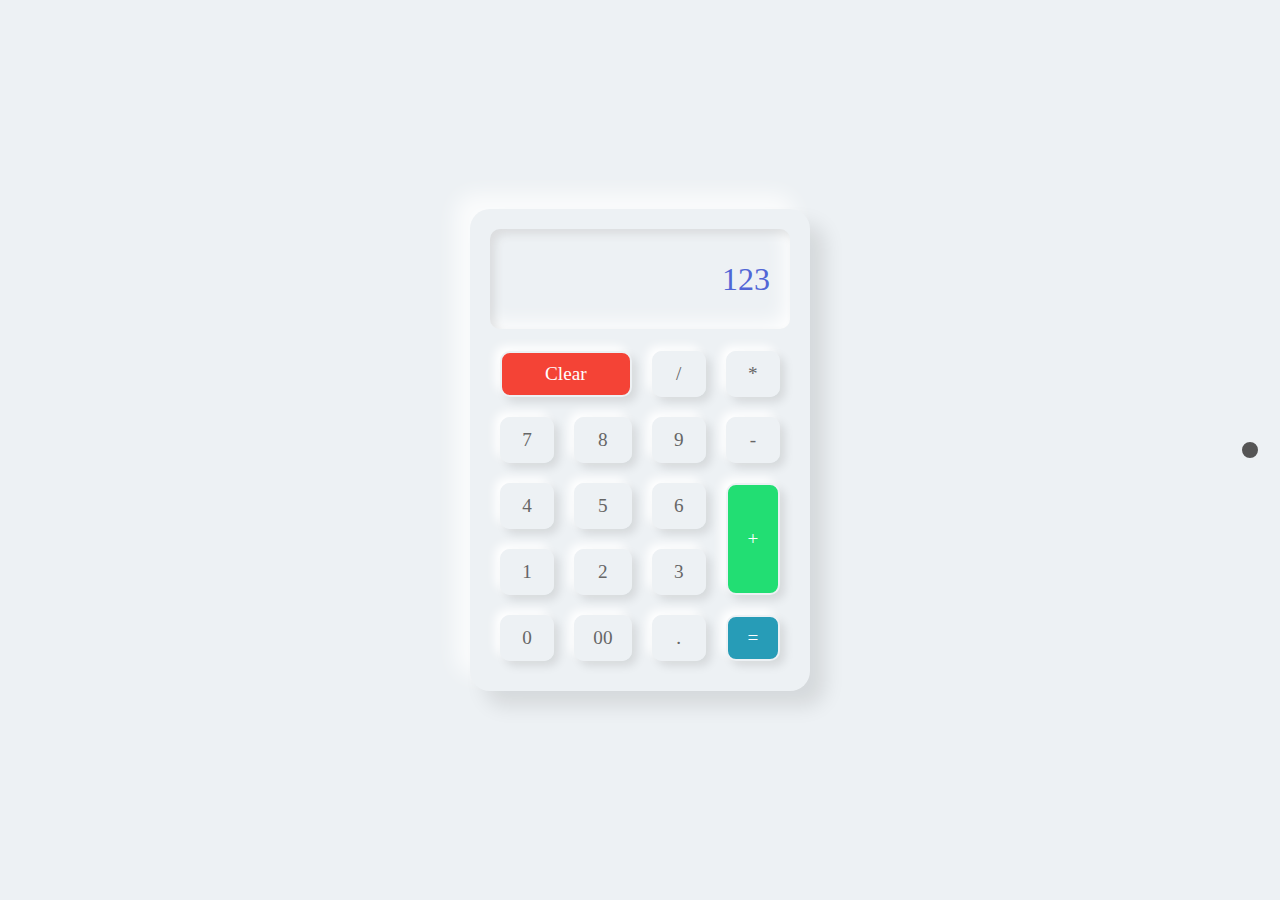
<file: TASK - 1/index1.html>
<!DOCTYPE html>
<html lang="en">
<head>
    <meta charset="UTF-8">
    <meta http-equiv="X-UA-Compatible" content="IE=edge">
    <meta name="viewport" content="width=device-width, initial-scale=1.0">
    <link rel="stylesheet" href="index.css">
    <title>Document</title>
</head>
<body>
    <div class="toggleBtn"></div>
    <div class="calculator">
        <div class="buttons">
            <h2 id="value">123</h2>
            <span id="clear">Clear</span>
            <span>/</span>
            <span>*</span>
            <span>7</span>
            <span>8</span>
            <span>9</span>
            <span>-</span>
            <span>4</span>
            <span>5</span>
            <span>6</span>
            <span id="plus">+</span>
            <span>1</span>
            <span>2</span>
            <span>3</span>
            <span>0</span>
            <span>00</span>
            <span>.</span>
            <span id="equal">=</span>
        </div>
    </div>

    <script>
        let buttons = document.querySelector('.buttons');
        let btn = document.querySelectorAll('span');
        let value = document.getElementById('value');
        let toggleBtn = document.querySelector('.toggleBtn');
        let body = document.querySelector('body');

        for(let i=0; i<btn.length; i++)
        {
            btn[i].addEventListener("click", function(){

                if(this.innerHTML == "=")
                {
                    value.innerHTML = eval(value.innerHTML);
                }
                else
                {
                    if(this.innerHTML == "Clear")
                    {
                        value.innerHTML = "";
                    }
                    else{
                        value.innerHTML += this.innerHTML;
                    }
                }
            })
        }

        toggleBtn.onclick = function()
        {
            body.classList.toggle('dark');
        }
    </script>
</body>
</html>
</file>
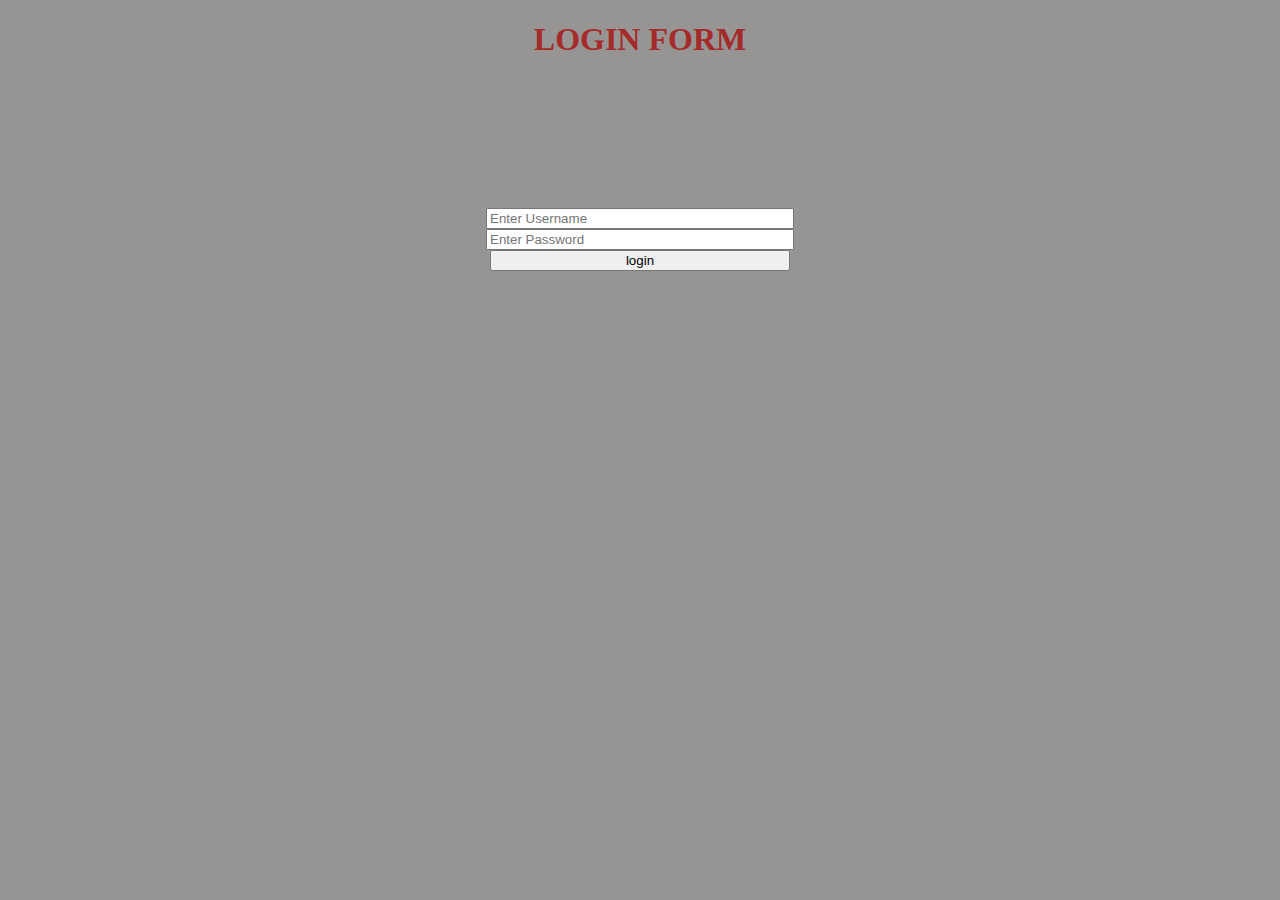
<file: tasks/idx.html>
<!DOCTYPE html>
<html lang="en">
<head>
    <meta charset="UTF-8">
    <meta name="viewport" content="width=device-width, initial-scale=1.0">
    <link href="https://cdn.jsdelivr.net/npm/bootstrap@5.3.2/dist/css/bootstrap.min.css" rel="stylesheet" integrity="sha384-T3c6CoIi6uLrA9TneNEoa7RxnatzjcDSCmG1MXxSR1GAsXEV/Dwwykc2MPK8M2HN" crossorigin="anonymous">
    <title>LOGIN FORM</title>

    <style>
        body
        {
            background-color: rgba(44, 38, 38, 0.496);
        }
        h1{
            text-align: center;
            color: brown;
        }
        .container
        {
            margin-top: 150px;
        }
        input
        {
            max-width: 300px;
            min-width: 300px;
        }
    </style>
</head>
<body>
    <h1>LOGIN FORM</h1>
    <div class="container">
        <div class="row justify-content-center">
            <div class="col-md-6 col-md-offset-3" align="center">
                <form action="login.php" method="POST">
                    <input type="text" name="username" class="form-control" placeholder="Enter Username"><br>
                    <input type="password" name="password" class="form-control" placeholder="Enter Password"><br>
                    <input type="submit" value="login" class="btn btn-success">
                </form>
            </div>
        </div>
    </div>
</body><!--5:55-->
</html>
</file>
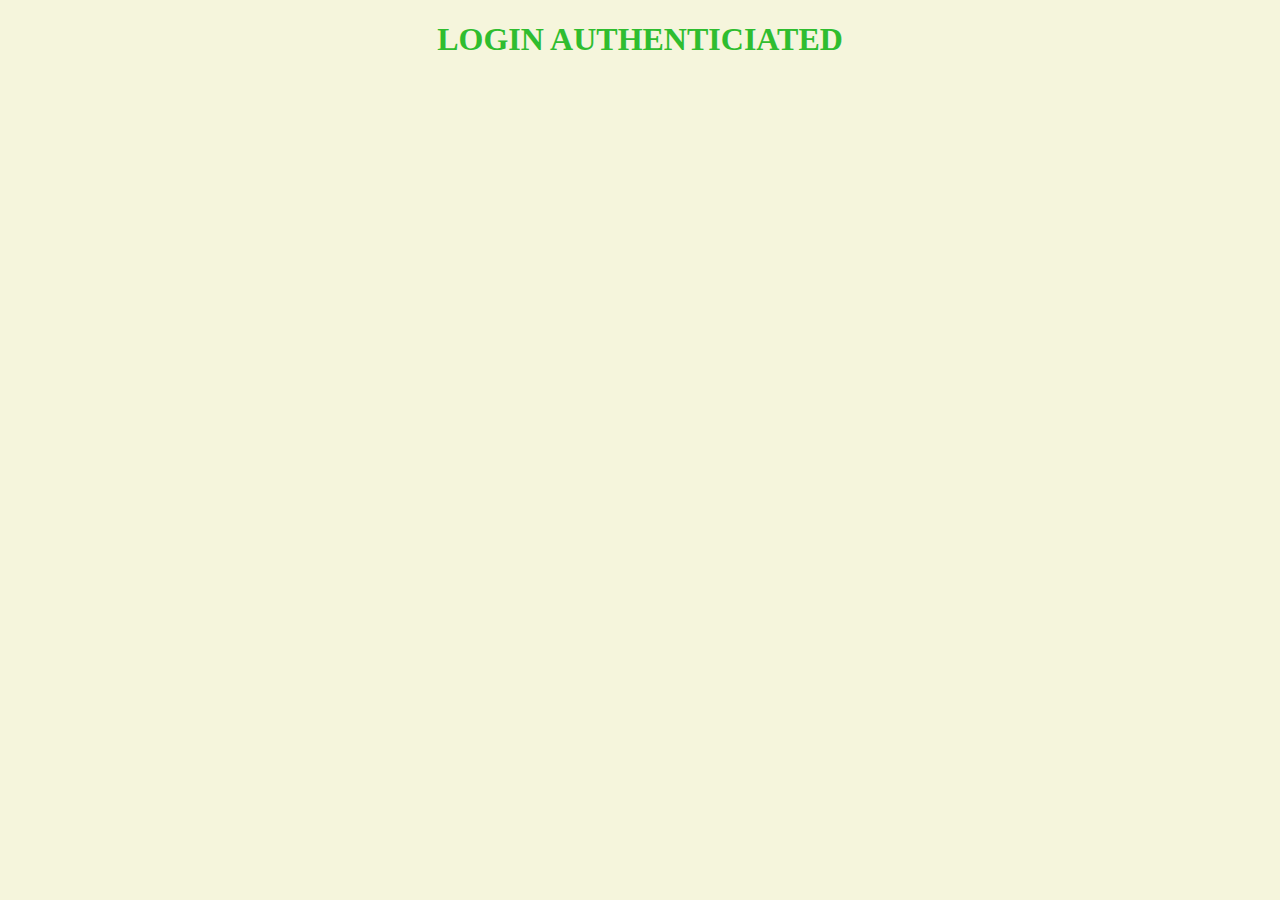
<file: tasks/success.html>
<!DOCTYPE html>
<html lang="en">
<head>
    <meta charset="UTF-8">
    <meta name="viewport" content="width=device-width, initial-scale=1.0">
    <title>SUCCESS</title>
    <style>
        body{
            background-color: beige;
        }
        h1{
            text-align: center;
            color: rgb(47, 189, 47);
        }
    </style>
</head>
<body>
    <h1>LOGIN AUTHENTICIATED</h1>
</body>
</html>
</file>
<file: TASK - 1/index.css>
*
{
    margin: 0;
    padding: 0;
    box-sizing: border-box;
    font-family: consolas;
}

body
{
    display: flex;
    justify-content: center;
    align-items: center;
    min-height: 100vh;
    background: #edf1f4;
}

.dark
{
    background: black;
}

.calculator
{
    position: relative;
    width: 340px;
    padding: 20px;
    border-radius: 20px;
    box-shadow: 15px 15px 20px rgba(0,0,0,0.1),
    -15px -15px 20px #fffb;
}

.dark .calculator
{
    background: #33393e;
    box-shadow: 5px 15px 20px rgba(0,0,0,0.25),
    -15px -15px 20px rgba(255,255,255,0.1);
}

.calculator .buttons
{
    position: relative;
    display: grid;
}

.calculator .buttons #value
{
    position: relative;
    grid-column: span 4;
    user-select: none;
    overflow: none;
    width: 100%;
    text-align: end;
    color: #5166d6;
    height: 100px;
    line-height: 100px;
    box-shadow: inset 5px 5px 10px rgba(0,0,0,0.1),
    inset -5px -5px 20px #ffff;
    border-radius: 10px;
    margin-bottom: 12px;
    padding: 0 20px;
    font-size: 2em;
    font-weight: 500;
}

.dark .calculator .buttons#value
{
    background: #33393e;
    color: #eee;
    box-shadow: inset 15px 15px 20px rgba(0,0,0,0.25),
    inset -15px -15px 20px rgba(255,255,255,0.1);
}

.calculator .buttons span
{
    position: relative;
    padding: 10px;
    box-shadow: 5px 5px 10px rgba(0,0,0,0.1),
    -5px -5px 20px #ffff;
    margin: 10px;
    cursor: pointer;
    user-select: none;
    min-width: 40px;
    display: flex;
    justify-content: center;
    align-items: center;
    font-size: 1.2em;
    color: #666;
    border: 2px solid #edf1f4;
    box-shadow: 5px 5px 10px rgba(0,0,0,0.1),
    -5px -5px 10px #fff;
    border-radius: 10px;
}

.dark .calculator .buttons span
{
    color: #eee;
    border: 2px solid #333;
    box-shadow: 5px 5px 10px rgba(0,0,0,0.25)
    -5px -5px 10px rgba(255,255,255,0.1);
}

.dark .calculator .buttons span:active
{
    box-shadow: inset 5px 5px 10px rgba(0,0,0,0.25)
    inset -5px -5px 10px rgba(255,255,255,0.1);
}

.calculator .buttons span:active
{
    box-shadow: inset 5px 5px 10px rgba(0,0,0,0.1),
    inset -5px -5px 10px #fff;
    color: #f44336;
}

.calculator .buttons span#clear
{
    grid-column: span 2;
    background: #f44336;
    color: #ffff;
    border: 2px solid #edf1f4;
}

.calculator .buttons span#plus
{
    grid-row: span 2;
    background: #22de73;
    color: #ffff;
    border: 2px solid #edf1f4;
}

.calculator .buttons span#equal
{
    grid-row: span 2;
    background: #279cb7;
    color: #ffff;
    border: 2px solid #edf1f4;
}

.dark .calculator .buttons span#clear,
.dark .calculator .buttons span#plus,
.dark .calculator .buttons span#equal
{
    border: 2px solid #333;
}

.dark .calculator .buttons span#clear:active,
.dark .calculator .buttons span#plus:active,
.dark .calculator .buttons span#equal:active
{
    box-shadow: inset 5px 5px 10px rgba(0,0,0,0.1);
}


.calculator .buttons span#clear:active,
.calculator .buttons span#plus:active,
.calculator .buttons span#equal:active
{
    box-shadow: 5px 5px 10px rgba(0,0,0,0.1), 
    -5px -5px 10px #fff,
    inset 5px 5px 10px rgba(0,0,0,0.1);
}

.toggleBtn
{
    position: fixed;
    right: 20px;
    width: 20px;
    height: 20px;
    border-radius: 50%;
    background: #555;
    cursor: pointer;
    border: 2px solid #edf1f4;
    box-shadow: 5px 5px 10px rgba(0,0,0,0.1)
    -5px -5px 10px #fff;
}

.dark .toggleBtn
{
    background: #edf1f4;
    border: 2px solid #333;
    box-shadow: 5px 5px 10px rgba(0,0,0,0.25),
    -5px -5px 10px rgba(255,255,255,0.25);
}
</file>
